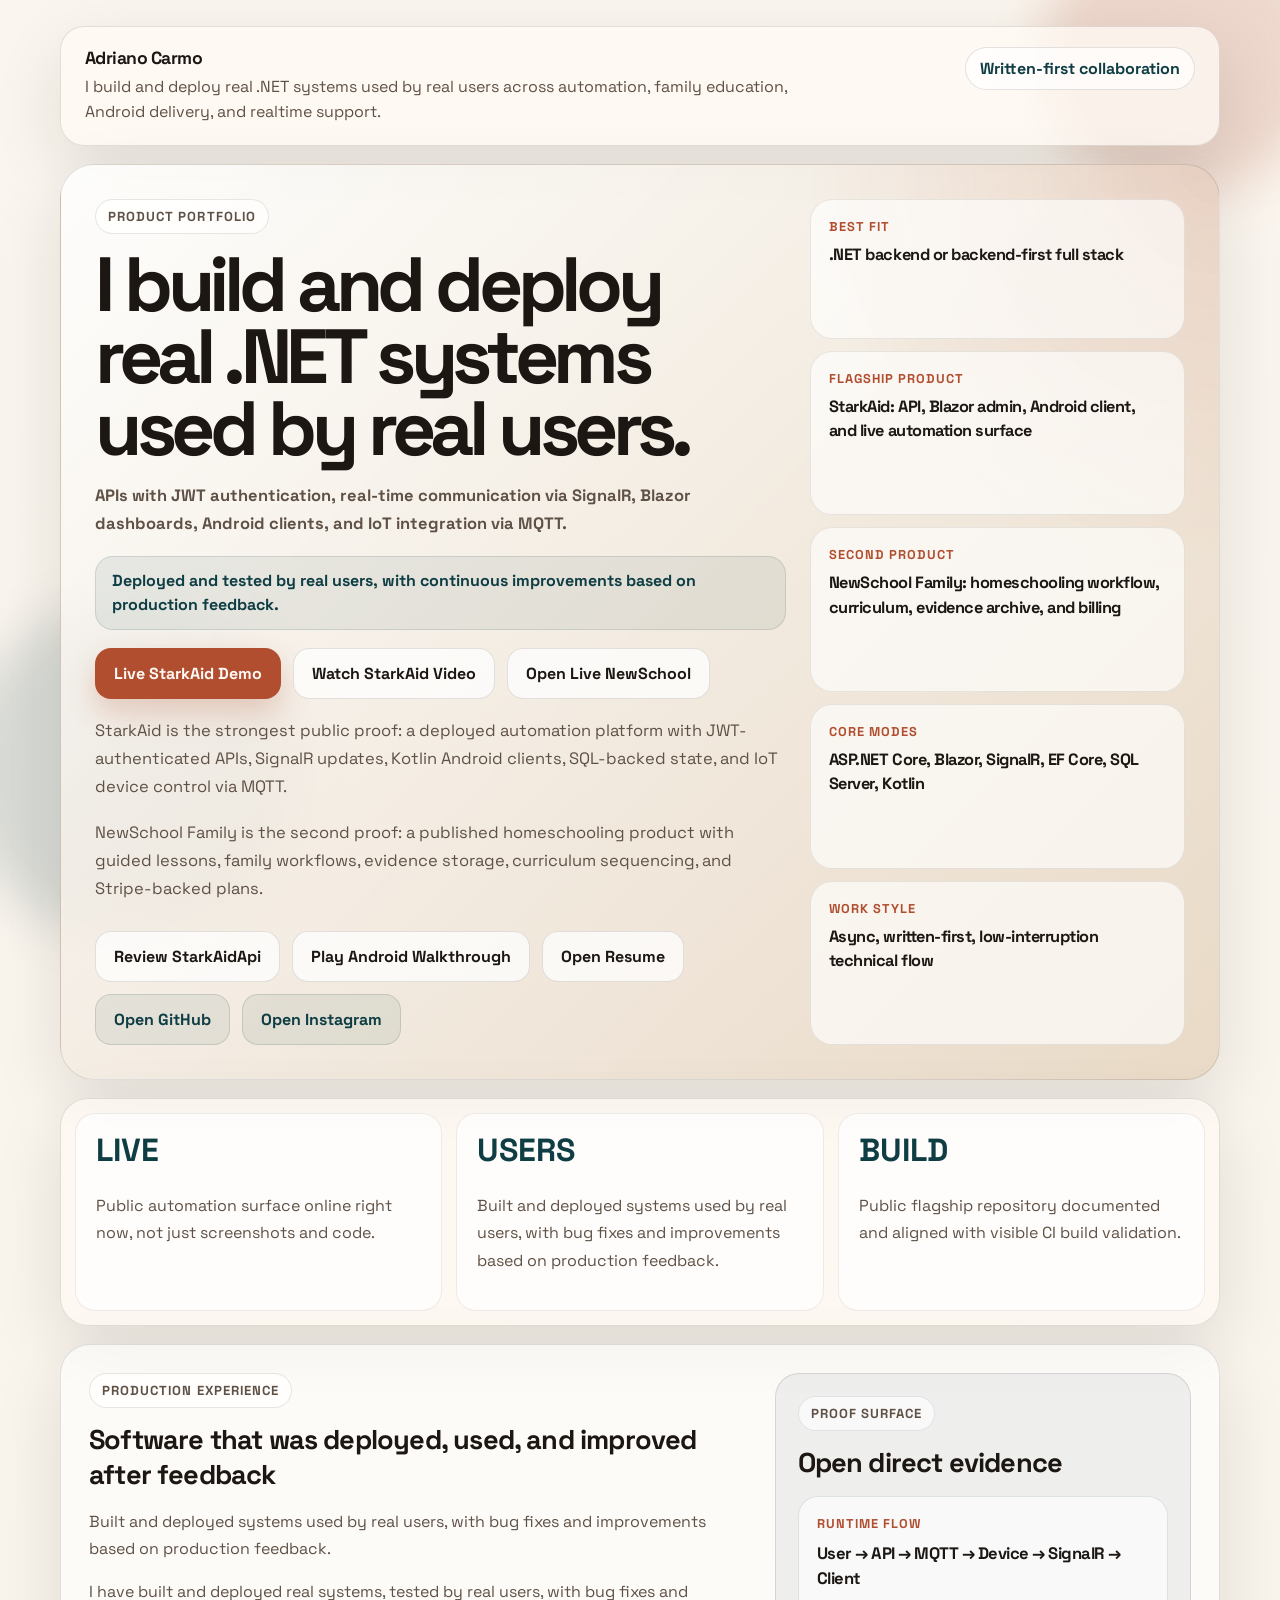
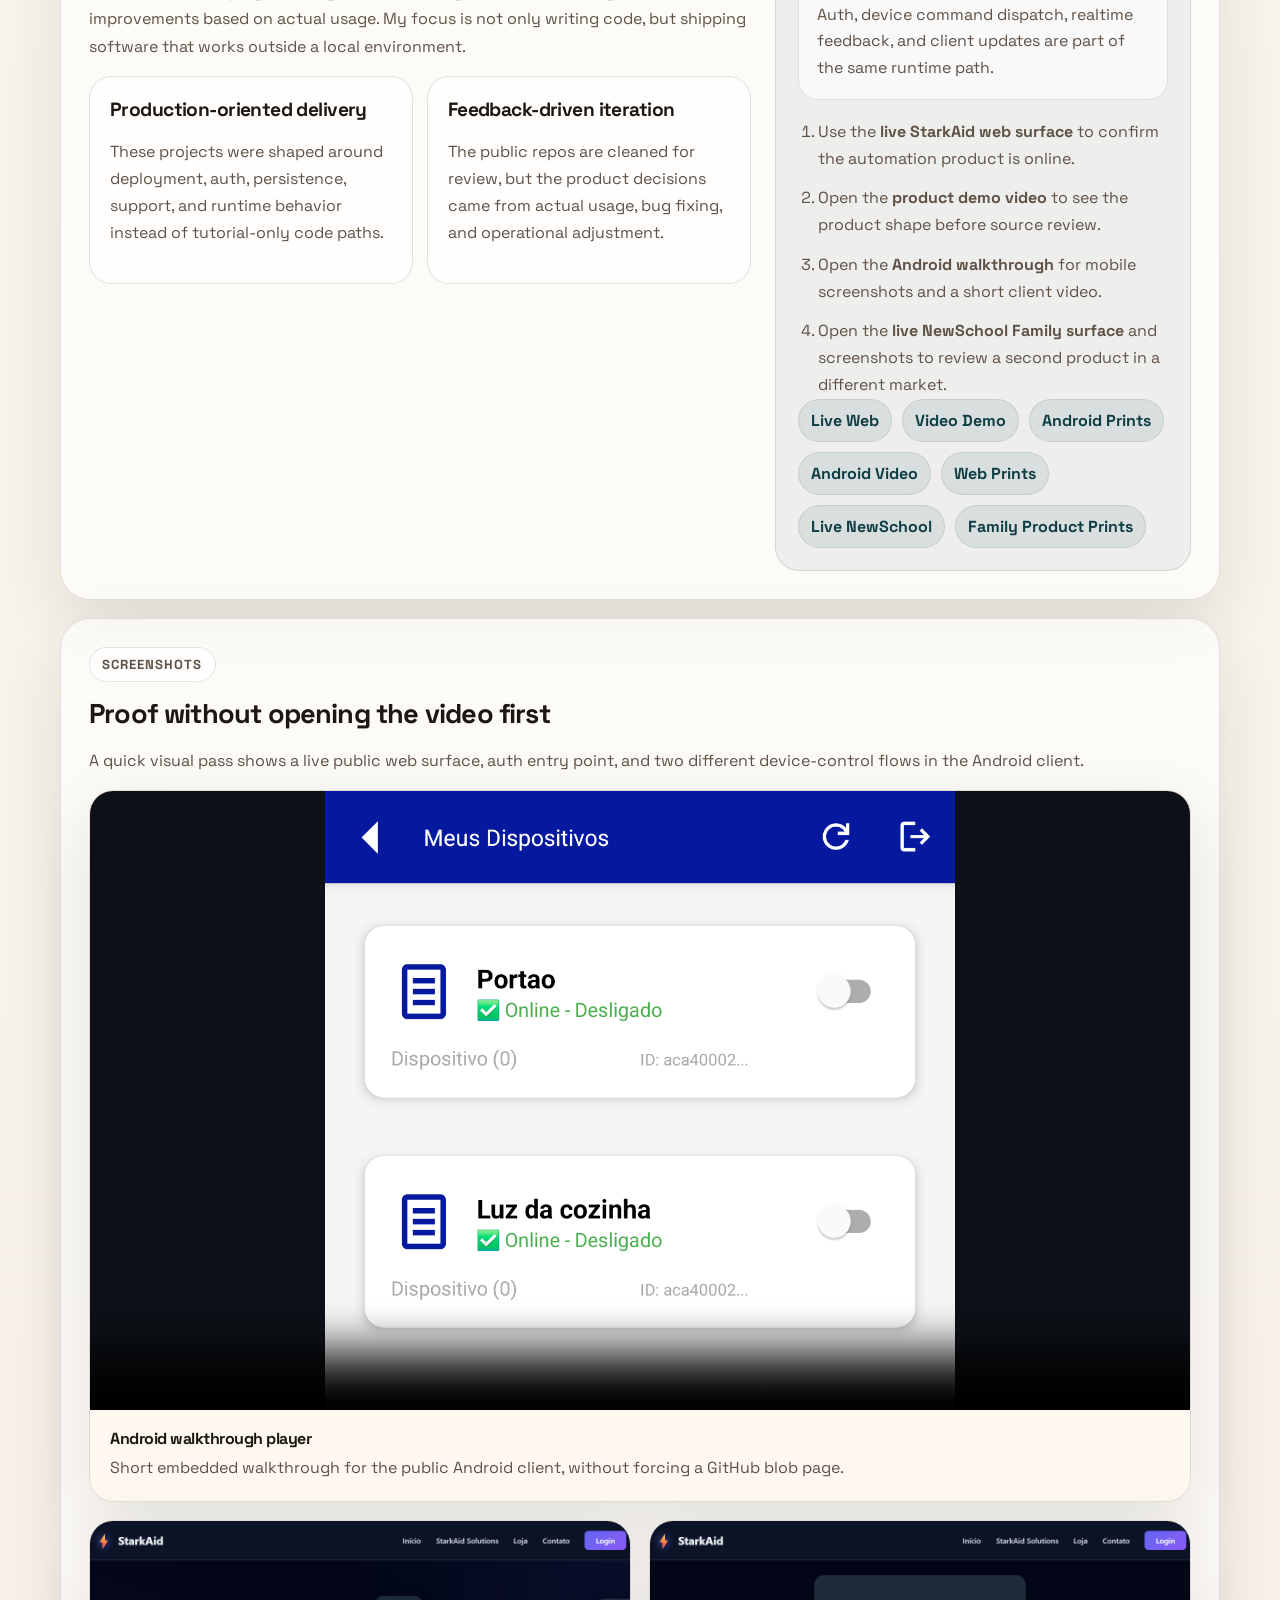
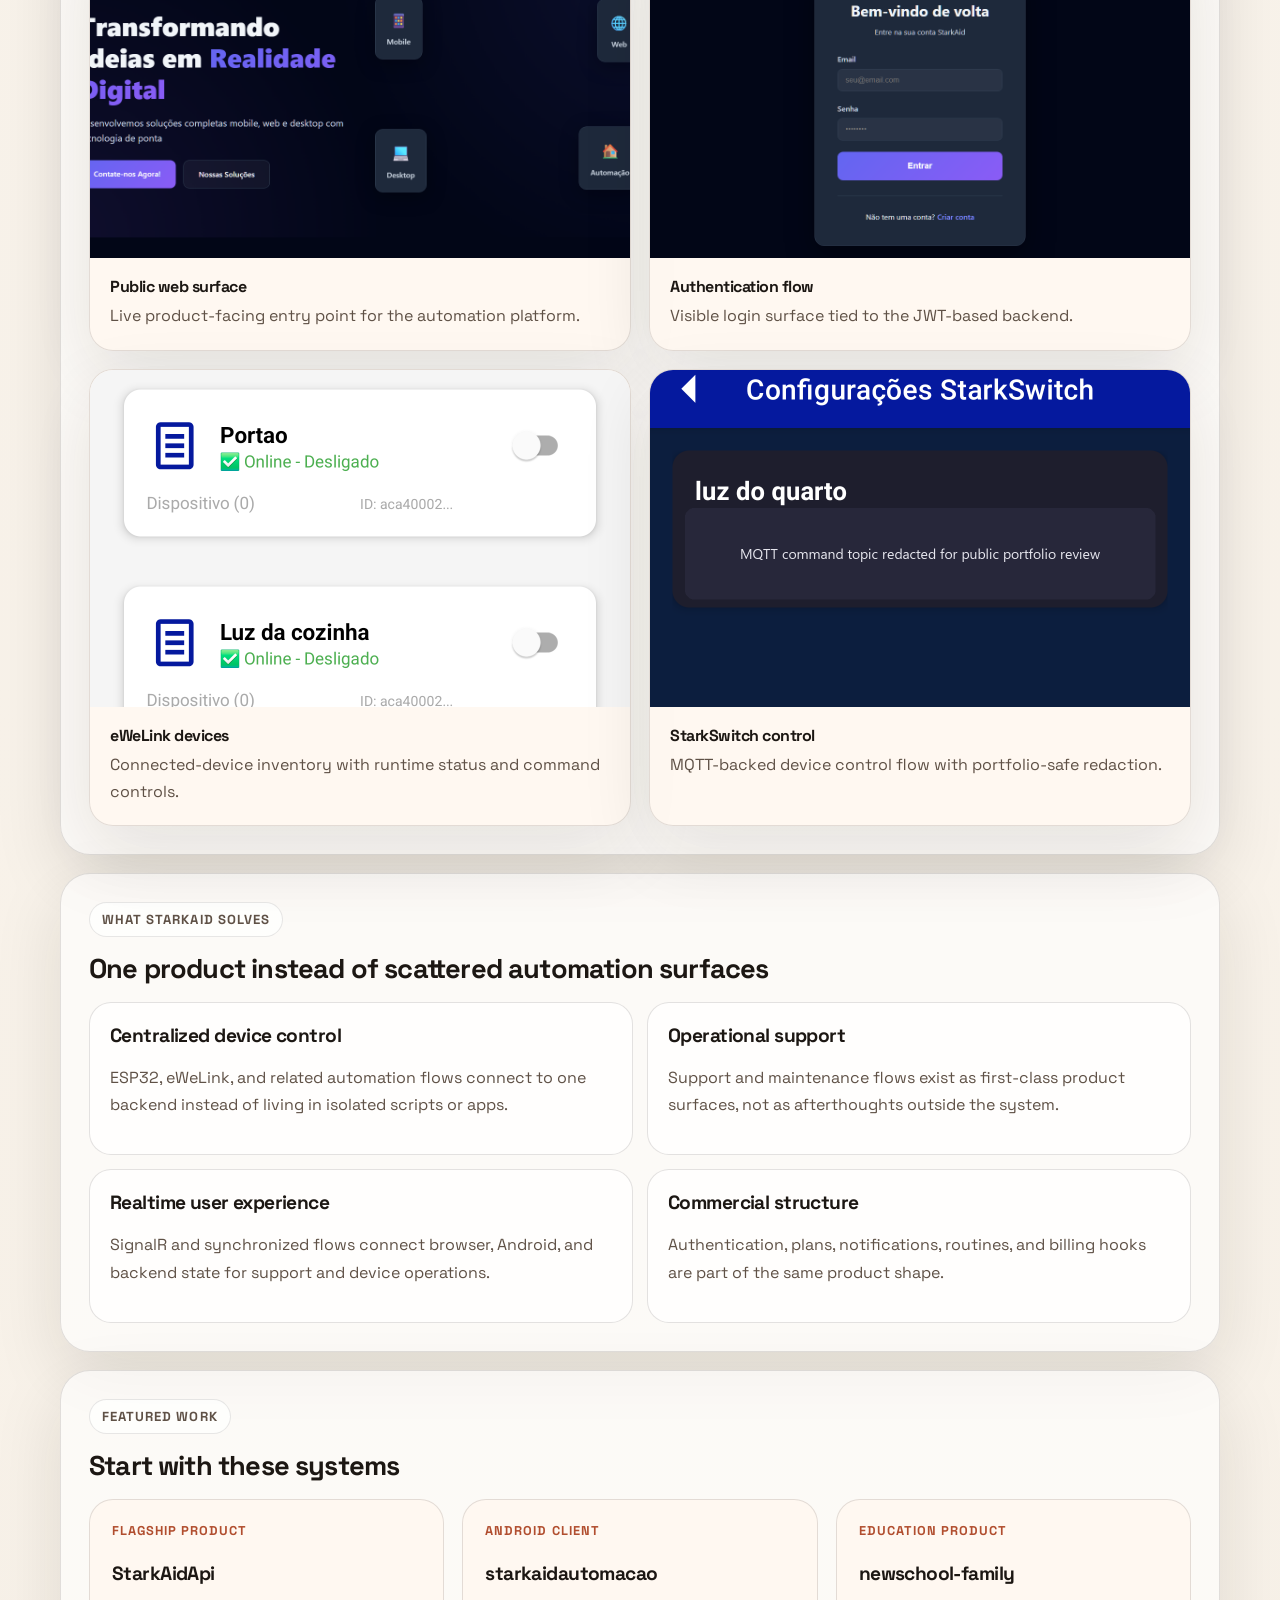
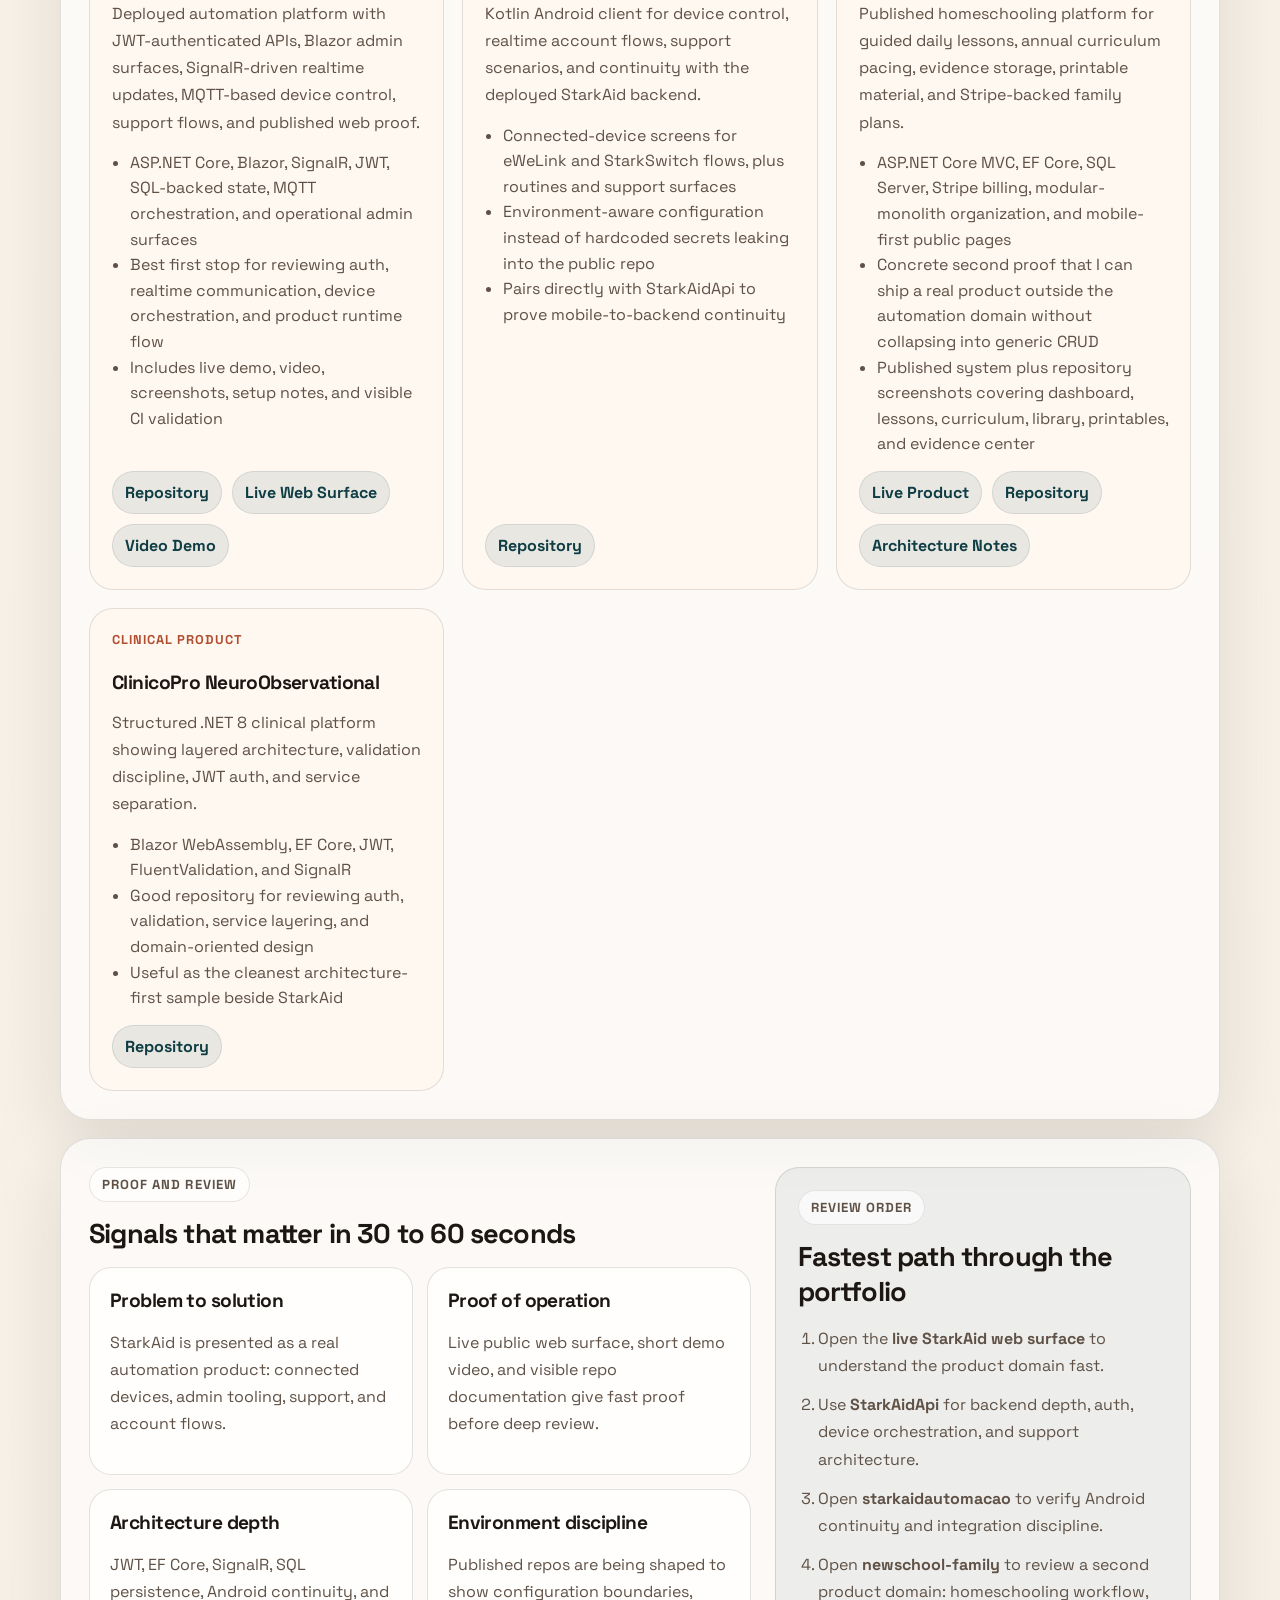
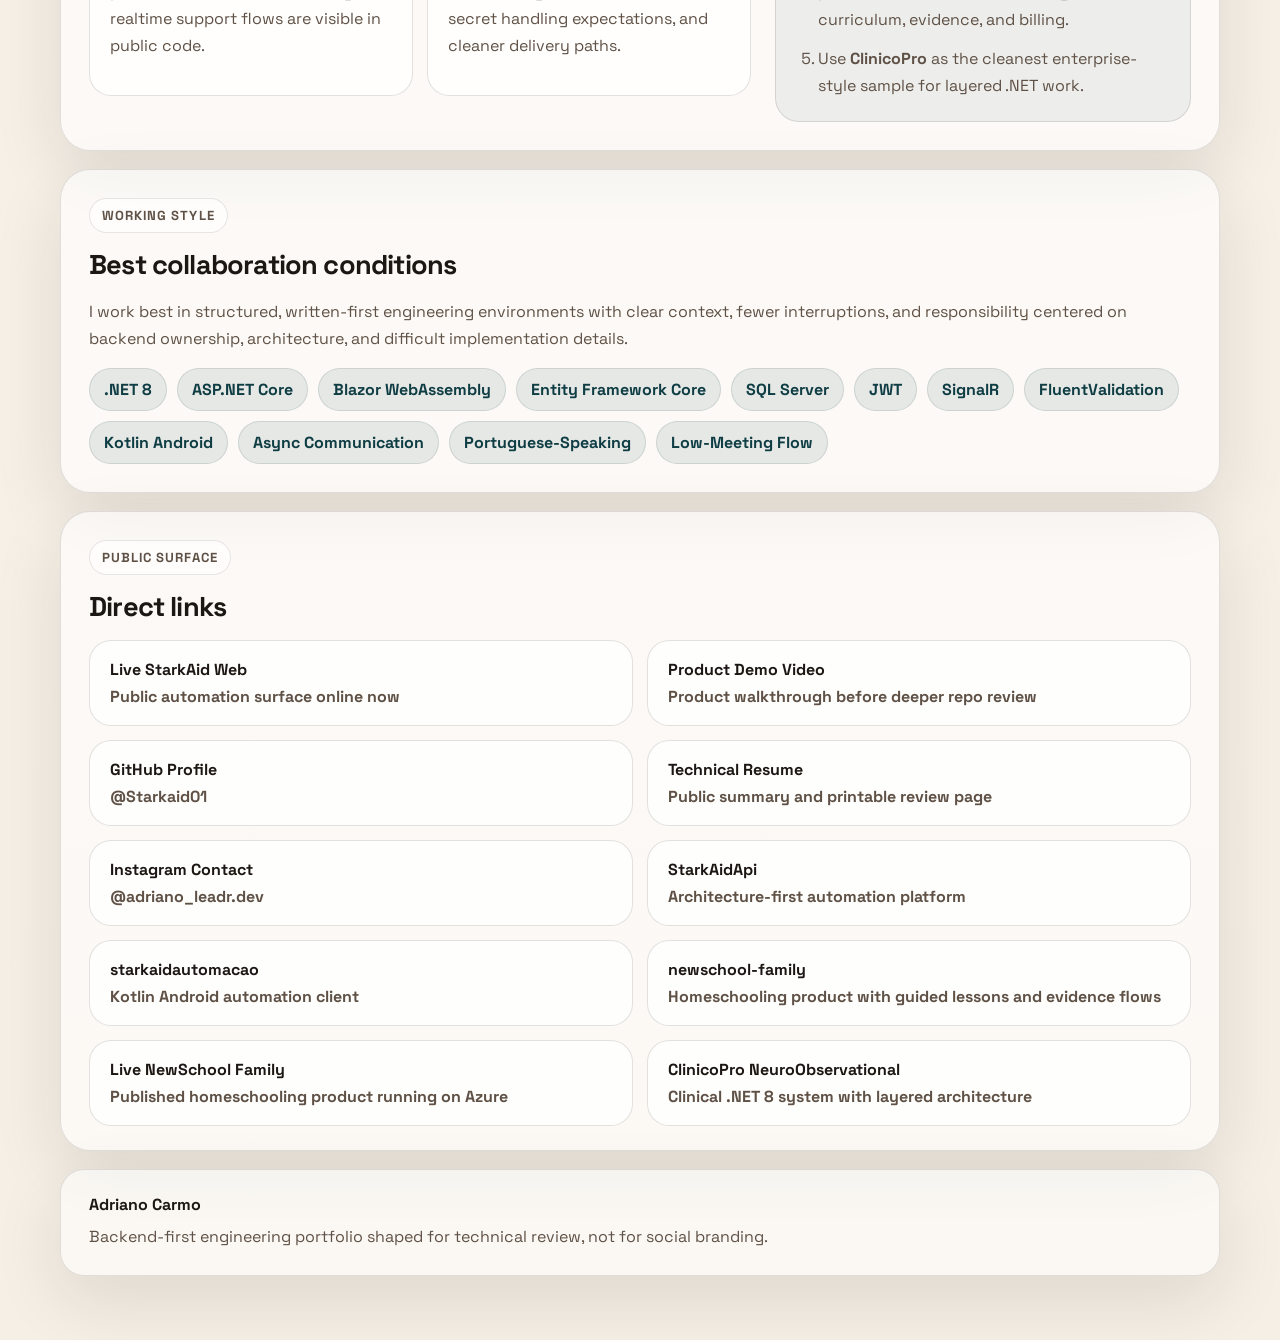
<file: index.html>
<!DOCTYPE html>
<html lang="en">
<head>
  <meta charset="UTF-8">
  <meta name="viewport" content="width=device-width, initial-scale=1.0">
  <title>Adriano Carmo | Backend-First .NET Engineer</title>
  <meta name="description" content="Public engineering portfolio for Adriano Carmo, a backend-first .NET engineer focused on ASP.NET Core, Blazor, Kotlin, realtime systems, and structured product delivery.">
  <meta name="theme-color" content="#0f3d44">
  <link rel="preconnect" href="https://fonts.googleapis.com">
  <link rel="preconnect" href="https://fonts.gstatic.com" crossorigin>
  <link href="https://fonts.googleapis.com/css2?family=Space+Grotesk:wght@400;500;700&display=swap" rel="stylesheet">
  <link rel="stylesheet" href="styles.css">
</head>
<body>
  <div class="ambient ambient-one"></div>
  <div class="ambient ambient-two"></div>

  <main class="shell">
    <header class="topbar">
      <div>
        <div class="nameplate">Adriano Carmo</div>
        <div class="topbar-note">I build and deploy real .NET systems used by real users across automation, family education, Android delivery, and realtime support.</div>
      </div>
      <span class="status-pill">Written-first collaboration</span>
    </header>

    <section class="hero">
      <div class="hero-copy">
        <span class="eyebrow">Product Portfolio</span>
        <h1>I build and deploy real .NET systems used by real users.</h1>
        <p class="hero-lead">
          APIs with JWT authentication, real-time communication via SignalR, Blazor dashboards, Android clients, and IoT integration via MQTT.
        </p>
        <div class="hero-proof-note">
          Deployed and tested by real users, with continuous improvements based on production feedback.
        </div>
        <div class="cta-row cta-row-proof">
          <a class="button primary" href="https://starkaidautomacao.runasp.net/" target="_blank" rel="noreferrer">Live StarkAid Demo</a>
          <a class="button secondary" href="https://www.youtube.com/watch?v=Iexo9cl87lk" target="_blank" rel="noreferrer">Watch StarkAid Video</a>
          <a class="button secondary" href="https://newschool-work-eddxf5gch7egh4bd.brazilsouth-01.azurewebsites.net/" target="_blank" rel="noreferrer">Open Live NewSchool</a>
        </div>
        <p>
          StarkAid is the strongest public proof: a deployed automation platform with JWT-authenticated APIs,
          SignalR updates, Kotlin Android clients, SQL-backed state, and IoT device control via MQTT.
        </p>
        <p>
          NewSchool Family is the second proof: a published homeschooling product with guided lessons,
          family workflows, evidence storage, curriculum sequencing, and Stripe-backed plans.
        </p>
        <div class="cta-row">
          <a class="button secondary" href="https://github.com/Starkaid01/StarkAidApi" target="_blank" rel="noreferrer">Review StarkAidApi</a>
          <a class="button secondary" href="#android-video" rel="noreferrer">Play Android Walkthrough</a>
          <a class="button secondary" href="resume.html" target="_blank" rel="noreferrer">Open Resume</a>
          <a class="button ghost" href="https://github.com/Starkaid01" target="_blank" rel="noreferrer">Open GitHub</a>
          <a class="button ghost" href="https://www.instagram.com/adriano_leadr.dev/" target="_blank" rel="noreferrer">Open Instagram</a>
        </div>
      </div>

      <aside class="signal-panel">
        <div class="signal-card">
          <span class="signal-label">Best Fit</span>
          <strong>.NET backend or backend-first full stack</strong>
        </div>
        <div class="signal-card">
          <span class="signal-label">Flagship Product</span>
          <strong>StarkAid: API, Blazor admin, Android client, and live automation surface</strong>
        </div>
        <div class="signal-card">
          <span class="signal-label">Second Product</span>
          <strong>NewSchool Family: homeschooling workflow, curriculum, evidence archive, and billing</strong>
        </div>
        <div class="signal-card">
          <span class="signal-label">Core Modes</span>
          <strong>ASP.NET Core, Blazor, SignalR, EF Core, SQL Server, Kotlin</strong>
        </div>
        <div class="signal-card">
          <span class="signal-label">Work Style</span>
          <strong>Async, written-first, low-interruption technical flow</strong>
        </div>
      </aside>
    </section>

    <section class="proof-strip">
      <article class="proof-card">
        <span class="proof-number">LIVE</span>
        <p>Public automation surface online right now, not just screenshots and code.</p>
      </article>
      <article class="proof-card">
        <span class="proof-number">USERS</span>
        <p>Built and deployed systems used by real users, with bug fixes and improvements based on production feedback.</p>
      </article>
      <article class="proof-card">
        <span class="proof-number">BUILD</span>
        <p>Public flagship repository documented and aligned with visible CI build validation.</p>
      </article>
    </section>

    <section class="section split">
      <div>
        <div class="section-head">
          <span class="eyebrow">Production Experience</span>
          <h2>Software that was deployed, used, and improved after feedback</h2>
        </div>
        <p class="section-copy">
          Built and deployed systems used by real users, with bug fixes and improvements based on production feedback.
        </p>
        <p class="section-copy">
          I have built and deployed real systems, tested by real users, with bug fixes and improvements based on actual usage.
          My focus is not only writing code, but shipping software that works outside a local environment.
        </p>
        <div class="review-grid">
          <article class="review-card">
            <h3>Production-oriented delivery</h3>
            <p>These projects were shaped around deployment, auth, persistence, support, and runtime behavior instead of tutorial-only code paths.</p>
          </article>
          <article class="review-card">
            <h3>Feedback-driven iteration</h3>
            <p>The public repos are cleaned for review, but the product decisions came from actual usage, bug fixing, and operational adjustment.</p>
          </article>
        </div>
      </div>

      <div class="review-order">
        <div class="section-head">
          <span class="eyebrow">Proof Surface</span>
          <h2>Open direct evidence</h2>
        </div>
        <div class="flow-card">
          <span class="flow-label">Runtime Flow</span>
          <strong>User &rarr; API &rarr; MQTT &rarr; Device &rarr; SignalR &rarr; Client</strong>
          <p>Auth, device command dispatch, realtime feedback, and client updates are part of the same runtime path.</p>
        </div>
        <ol>
          <li>Use the <strong>live StarkAid web surface</strong> to confirm the automation product is online.</li>
          <li>Open the <strong>product demo video</strong> to see the product shape before source review.</li>
          <li>Open the <strong>Android walkthrough</strong> for mobile screenshots and a short client video.</li>
          <li>Open the <strong>live NewSchool Family surface</strong> and screenshots to review a second product in a different market.</li>
        </ol>
        <div class="project-links">
          <a href="https://starkaidautomacao.runasp.net/" target="_blank" rel="noreferrer">Live Web</a>
          <a href="https://www.youtube.com/watch?v=Iexo9cl87lk" target="_blank" rel="noreferrer">Video Demo</a>
          <a href="https://github.com/Starkaid01/starkaidautomacao/tree/main/docs/images/mobile-walkthrough" target="_blank" rel="noreferrer">Android Prints</a>
          <a href="#android-video" rel="noreferrer">Android Video</a>
          <a href="https://github.com/Starkaid01/StarkAidApi/tree/master/docs/images/system-walkthrough" target="_blank" rel="noreferrer">Web Prints</a>
          <a href="https://newschool-work-eddxf5gch7egh4bd.brazilsouth-01.azurewebsites.net/" target="_blank" rel="noreferrer">Live NewSchool</a>
          <a href="https://github.com/Starkaid01/newschool-family/tree/main/docs/screenshots" target="_blank" rel="noreferrer">Family Product Prints</a>
        </div>
      </div>
    </section>

    <section class="section">
      <div class="section-head">
        <span class="eyebrow">Screenshots</span>
        <h2>Proof without opening the video first</h2>
      </div>
      <p class="section-copy">
        A quick visual pass shows a live public web surface, auth entry point, and two different device-control flows in the Android client.
      </p>
      <div class="shot-grid">
        <article class="shot-card shot-card-video" id="android-video">
          <video controls preload="metadata" poster="assets/proof/starkaid-android-ewelink.png">
            <source src="assets/video/starkaid-android-walkthrough.mp4" type="video/mp4">
          </video>
          <div class="shot-copy">
            <strong>Android walkthrough player</strong>
            <span>Short embedded walkthrough for the public Android client, without forcing a GitHub blob page.</span>
          </div>
        </article>
        <article class="shot-card">
          <img src="assets/proof/starkaid-web-home.png" alt="StarkAid public web surface">
          <div class="shot-copy">
            <strong>Public web surface</strong>
            <span>Live product-facing entry point for the automation platform.</span>
          </div>
        </article>
        <article class="shot-card">
          <img src="assets/proof/starkaid-web-login.png" alt="StarkAid login screen">
          <div class="shot-copy">
            <strong>Authentication flow</strong>
            <span>Visible login surface tied to the JWT-based backend.</span>
          </div>
        </article>
        <article class="shot-card">
          <img src="assets/proof/starkaid-android-ewelink.png" alt="Android eWeLink device list">
          <div class="shot-copy">
            <strong>eWeLink devices</strong>
            <span>Connected-device inventory with runtime status and command controls.</span>
          </div>
        </article>
        <article class="shot-card">
          <img src="assets/proof/starkaid-android-starkswitch.png" alt="Android StarkSwitch device control">
          <div class="shot-copy">
            <strong>StarkSwitch control</strong>
            <span>MQTT-backed device control flow with portfolio-safe redaction.</span>
          </div>
        </article>
      </div>
    </section>

    <section class="section">
      <div class="section-head">
        <span class="eyebrow">What StarkAid Solves</span>
        <h2>One product instead of scattered automation surfaces</h2>
      </div>
      <div class="review-grid">
        <article class="review-card">
          <h3>Centralized device control</h3>
          <p>ESP32, eWeLink, and related automation flows connect to one backend instead of living in isolated scripts or apps.</p>
        </article>
        <article class="review-card">
          <h3>Operational support</h3>
          <p>Support and maintenance flows exist as first-class product surfaces, not as afterthoughts outside the system.</p>
        </article>
        <article class="review-card">
          <h3>Realtime user experience</h3>
          <p>SignalR and synchronized flows connect browser, Android, and backend state for support and device operations.</p>
        </article>
        <article class="review-card">
          <h3>Commercial structure</h3>
          <p>Authentication, plans, notifications, routines, and billing hooks are part of the same product shape.</p>
        </article>
      </div>
    </section>

    <section class="section">
      <div class="section-head">
        <span class="eyebrow">Featured Work</span>
        <h2>Start with these systems</h2>
      </div>
      <div class="projects">
        <article class="project">
          <div class="project-meta">Flagship Product</div>
          <h3>StarkAidApi</h3>
          <p>
            Deployed automation platform with JWT-authenticated APIs, Blazor admin surfaces, SignalR-driven realtime updates,
            MQTT-based device control, support flows, and published web proof.
          </p>
          <ul>
            <li>ASP.NET Core, Blazor, SignalR, JWT, SQL-backed state, MQTT orchestration, and operational admin surfaces</li>
            <li>Best first stop for reviewing auth, realtime communication, device orchestration, and product runtime flow</li>
            <li>Includes live demo, video, screenshots, setup notes, and visible CI validation</li>
          </ul>
          <div class="project-links">
            <a href="https://github.com/Starkaid01/StarkAidApi" target="_blank" rel="noreferrer">Repository</a>
            <a href="https://starkaidautomacao.runasp.net/" target="_blank" rel="noreferrer">Live Web Surface</a>
            <a href="https://www.youtube.com/watch?v=Iexo9cl87lk" target="_blank" rel="noreferrer">Video Demo</a>
          </div>
        </article>

        <article class="project">
          <div class="project-meta">Android Client</div>
          <h3>starkaidautomacao</h3>
          <p>
            Kotlin Android client for device control, realtime account flows, support scenarios, and continuity with the deployed StarkAid backend.
          </p>
          <ul>
            <li>Connected-device screens for eWeLink and StarkSwitch flows, plus routines and support surfaces</li>
            <li>Environment-aware configuration instead of hardcoded secrets leaking into the public repo</li>
            <li>Pairs directly with StarkAidApi to prove mobile-to-backend continuity</li>
          </ul>
          <div class="project-links">
            <a href="https://github.com/Starkaid01/starkaidautomacao" target="_blank" rel="noreferrer">Repository</a>
          </div>
        </article>

        <article class="project">
          <div class="project-meta">Education Product</div>
          <h3>newschool-family</h3>
          <p>
            Published homeschooling platform for guided daily lessons, annual curriculum pacing, evidence storage,
            printable material, and Stripe-backed family plans.
          </p>
          <ul>
            <li>ASP.NET Core MVC, EF Core, SQL Server, Stripe billing, modular-monolith organization, and mobile-first public pages</li>
            <li>Concrete second proof that I can ship a real product outside the automation domain without collapsing into generic CRUD</li>
            <li>Published system plus repository screenshots covering dashboard, lessons, curriculum, library, printables, and evidence center</li>
          </ul>
          <div class="project-links">
            <a href="https://newschool-work-eddxf5gch7egh4bd.brazilsouth-01.azurewebsites.net/" target="_blank" rel="noreferrer">Live Product</a>
            <a href="https://github.com/Starkaid01/newschool-family" target="_blank" rel="noreferrer">Repository</a>
            <a href="https://github.com/Starkaid01/newschool-family/blob/main/docs/architecture.md" target="_blank" rel="noreferrer">Architecture Notes</a>
          </div>
        </article>

        <article class="project">
          <div class="project-meta">Clinical Product</div>
          <h3>ClinicoPro NeuroObservational</h3>
          <p>
            Structured .NET 8 clinical platform showing layered architecture, validation discipline, JWT auth, and service separation.
          </p>
          <ul>
            <li>Blazor WebAssembly, EF Core, JWT, FluentValidation, and SignalR</li>
            <li>Good repository for reviewing auth, validation, service layering, and domain-oriented design</li>
            <li>Useful as the cleanest architecture-first sample beside StarkAid</li>
          </ul>
          <div class="project-links">
            <a href="https://github.com/Starkaid01/ClinicoPro-NeuroObservational" target="_blank" rel="noreferrer">Repository</a>
          </div>
        </article>
      </div>
    </section>

    <section class="section split">
      <div>
        <div class="section-head">
          <span class="eyebrow">Proof And Review</span>
          <h2>Signals that matter in 30 to 60 seconds</h2>
        </div>
        <div class="review-grid">
          <article class="review-card">
            <h3>Problem to solution</h3>
            <p>StarkAid is presented as a real automation product: connected devices, admin tooling, support, and account flows.</p>
          </article>
          <article class="review-card">
            <h3>Proof of operation</h3>
            <p>Live public web surface, short demo video, and visible repo documentation give fast proof before deep review.</p>
          </article>
          <article class="review-card">
            <h3>Architecture depth</h3>
            <p>JWT, EF Core, SignalR, SQL persistence, Android continuity, and realtime support flows are visible in public code.</p>
          </article>
          <article class="review-card">
            <h3>Environment discipline</h3>
            <p>Published repos are being shaped to show configuration boundaries, secret handling expectations, and cleaner delivery paths.</p>
          </article>
        </div>
      </div>

      <div class="review-order">
        <div class="section-head">
          <span class="eyebrow">Review Order</span>
          <h2>Fastest path through the portfolio</h2>
        </div>
        <ol>
          <li>Open the <strong>live StarkAid web surface</strong> to understand the product domain fast.</li>
          <li>Use <strong>StarkAidApi</strong> for backend depth, auth, device orchestration, and support architecture.</li>
          <li>Open <strong>starkaidautomacao</strong> to verify Android continuity and integration discipline.</li>
          <li>Open <strong>newschool-family</strong> to review a second product domain: homeschooling workflow, curriculum, evidence, and billing.</li>
          <li>Use <strong>ClinicoPro</strong> as the cleanest enterprise-style sample for layered .NET work.</li>
        </ol>
      </div>
    </section>

    <section class="section">
      <div class="section-head">
        <span class="eyebrow">Working Style</span>
        <h2>Best collaboration conditions</h2>
      </div>
      <p class="section-copy">
        I work best in structured, written-first engineering environments with clear context, fewer interruptions,
        and responsibility centered on backend ownership, architecture, and difficult implementation details.
      </p>
      <div class="stack-list">
        <span class="chip">.NET 8</span>
        <span class="chip">ASP.NET Core</span>
        <span class="chip">Blazor WebAssembly</span>
        <span class="chip">Entity Framework Core</span>
        <span class="chip">SQL Server</span>
        <span class="chip">JWT</span>
        <span class="chip">SignalR</span>
        <span class="chip">FluentValidation</span>
        <span class="chip">Kotlin Android</span>
        <span class="chip">Async Communication</span>
        <span class="chip">Portuguese-Speaking</span>
        <span class="chip">Low-Meeting Flow</span>
      </div>
    </section>

    <section class="section compact">
      <div class="section-head">
        <span class="eyebrow">Public Surface</span>
        <h2>Direct links</h2>
      </div>
      <div class="link-grid">
        <a class="link-tile" href="https://starkaidautomacao.runasp.net/" target="_blank" rel="noreferrer">
          <strong>Live StarkAid Web</strong>
          <span>Public automation surface online now</span>
        </a>
        <a class="link-tile" href="https://www.youtube.com/watch?v=Iexo9cl87lk" target="_blank" rel="noreferrer">
          <strong>Product Demo Video</strong>
          <span>Product walkthrough before deeper repo review</span>
        </a>
        <a class="link-tile" href="https://github.com/Starkaid01" target="_blank" rel="noreferrer">
          <strong>GitHub Profile</strong>
          <span>@Starkaid01</span>
        </a>
        <a class="link-tile" href="resume.html" target="_blank" rel="noreferrer">
          <strong>Technical Resume</strong>
          <span>Public summary and printable review page</span>
        </a>
        <a class="link-tile" href="https://www.instagram.com/adriano_leadr.dev/" target="_blank" rel="noreferrer">
          <strong>Instagram Contact</strong>
          <span>@adriano_leadr.dev</span>
        </a>
        <a class="link-tile" href="https://github.com/Starkaid01/StarkAidApi" target="_blank" rel="noreferrer">
          <strong>StarkAidApi</strong>
          <span>Architecture-first automation platform</span>
        </a>
        <a class="link-tile" href="https://github.com/Starkaid01/starkaidautomacao" target="_blank" rel="noreferrer">
          <strong>starkaidautomacao</strong>
          <span>Kotlin Android automation client</span>
        </a>
        <a class="link-tile" href="https://github.com/Starkaid01/newschool-family" target="_blank" rel="noreferrer">
          <strong>newschool-family</strong>
          <span>Homeschooling product with guided lessons and evidence flows</span>
        </a>
        <a class="link-tile" href="https://newschool-work-eddxf5gch7egh4bd.brazilsouth-01.azurewebsites.net/" target="_blank" rel="noreferrer">
          <strong>Live NewSchool Family</strong>
          <span>Published homeschooling product running on Azure</span>
        </a>
        <a class="link-tile" href="https://github.com/Starkaid01/ClinicoPro-NeuroObservational" target="_blank" rel="noreferrer">
          <strong>ClinicoPro NeuroObservational</strong>
          <span>Clinical .NET 8 system with layered architecture</span>
        </a>
      </div>
    </section>

    <footer class="footer">
      <strong>Adriano Carmo</strong>
      <span>Backend-first engineering portfolio shaped for technical review, not for social branding.</span>
    </footer>
  </main>
</body>
</html>
</file>
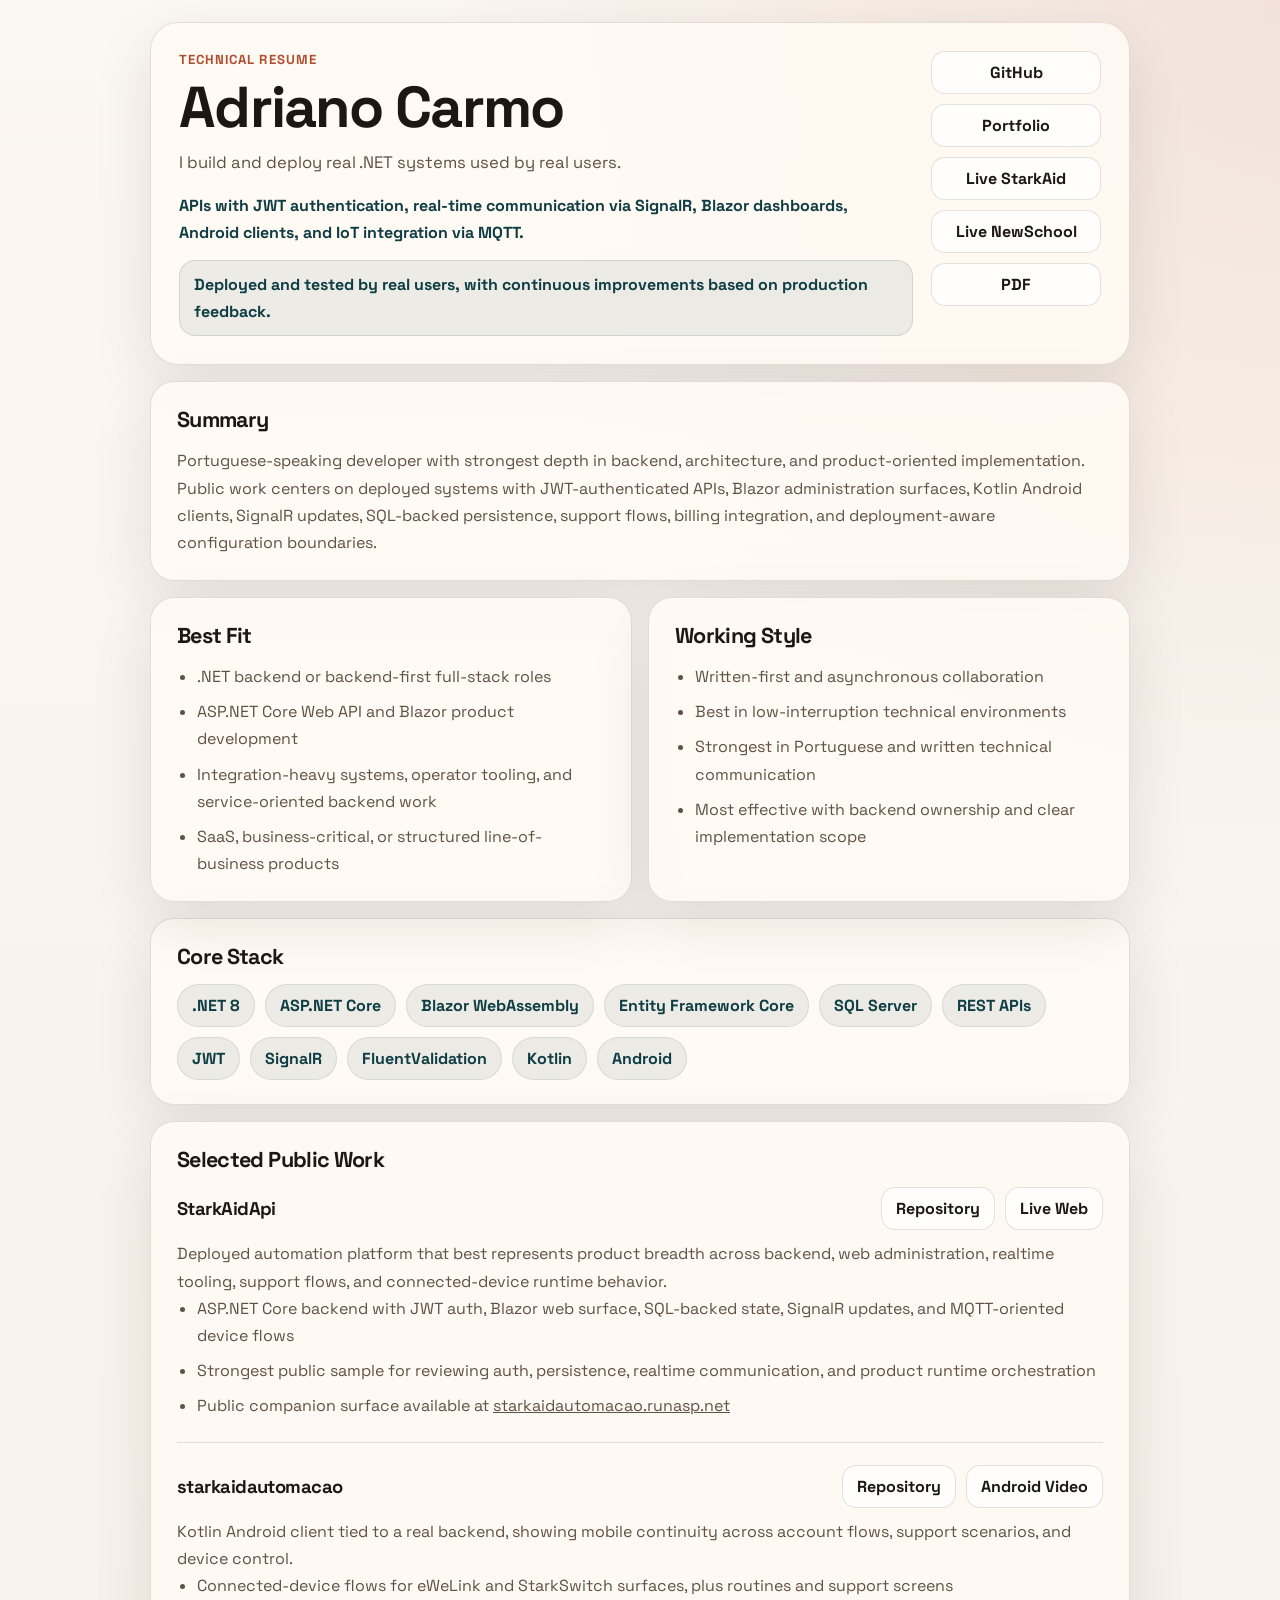
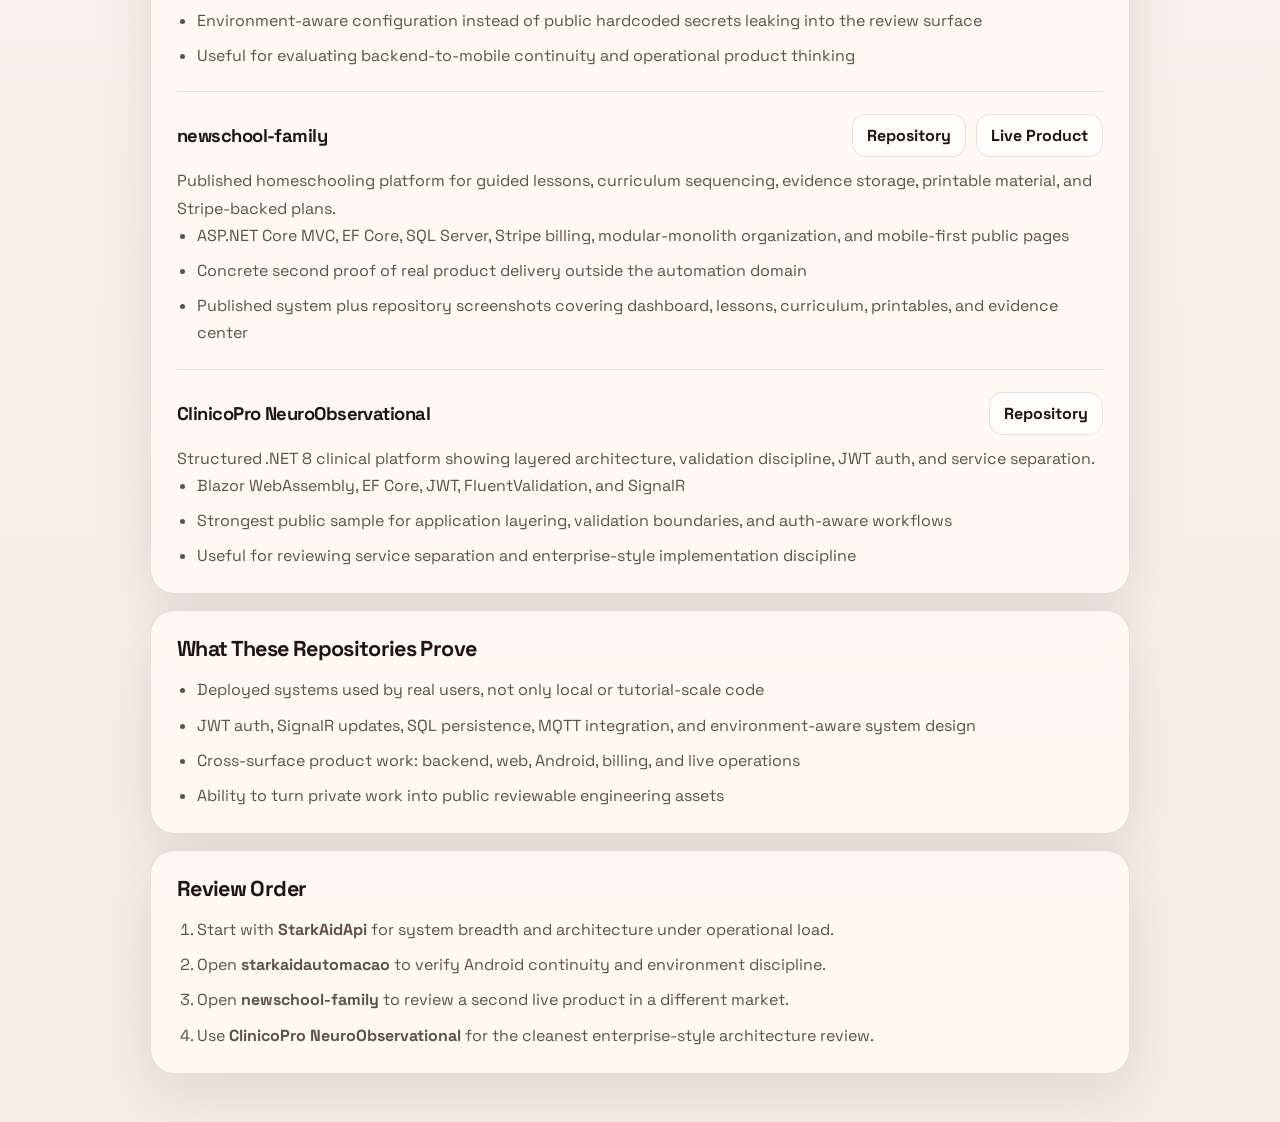
<file: resume.html>
<!DOCTYPE html>
<html lang="en">
<head>
  <meta charset="UTF-8">
  <meta name="viewport" content="width=device-width, initial-scale=1.0">
  <title>Adriano Carmo | Technical Resume</title>
  <meta name="description" content="Technical resume for Adriano Carmo, a backend-first .NET engineer focused on ASP.NET Core Web APIs, Entity Framework Core, SQL Server, Blazor, Kotlin, and structured product delivery.">
  <link rel="preconnect" href="https://fonts.googleapis.com">
  <link rel="preconnect" href="https://fonts.gstatic.com" crossorigin>
  <link href="https://fonts.googleapis.com/css2?family=Space+Grotesk:wght@400;500;700&display=swap" rel="stylesheet">
  <link rel="stylesheet" href="resume.css">
</head>
<body>
  <main class="resume-shell">
    <header class="resume-header">
      <div>
        <p class="eyebrow">Technical Resume</p>
        <h1>Adriano Carmo</h1>
        <p class="headline">I build and deploy real .NET systems used by real users.</p>
        <p class="subheadline">APIs with JWT authentication, real-time communication via SignalR, Blazor dashboards, Android clients, and IoT integration via MQTT.</p>
        <p class="proof-note">Deployed and tested by real users, with continuous improvements based on production feedback.</p>
      </div>
      <div class="header-links">
        <a href="https://github.com/Starkaid01" target="_blank" rel="noreferrer">GitHub</a>
        <a href="https://starkaid01.github.io/" target="_blank" rel="noreferrer">Portfolio</a>
        <a href="https://starkaidautomacao.runasp.net/" target="_blank" rel="noreferrer">Live StarkAid</a>
        <a href="https://newschool-work-eddxf5gch7egh4bd.brazilsouth-01.azurewebsites.net/" target="_blank" rel="noreferrer">Live NewSchool</a>
        <a href="Adriano-Carmo-Technical-Resume.pdf" target="_blank" rel="noreferrer">PDF</a>
      </div>
    </header>

    <section class="resume-section">
      <h2>Summary</h2>
      <p>
        Portuguese-speaking developer with strongest depth in backend, architecture, and product-oriented implementation.
        Public work centers on deployed systems with JWT-authenticated APIs, Blazor administration surfaces, Kotlin Android clients,
        SignalR updates, SQL-backed persistence, support flows, billing integration, and deployment-aware configuration boundaries.
      </p>
    </section>

    <section class="two-col">
      <section class="resume-section">
        <h2>Best Fit</h2>
        <ul>
          <li>.NET backend or backend-first full-stack roles</li>
          <li>ASP.NET Core Web API and Blazor product development</li>
          <li>Integration-heavy systems, operator tooling, and service-oriented backend work</li>
          <li>SaaS, business-critical, or structured line-of-business products</li>
        </ul>
      </section>

      <section class="resume-section">
        <h2>Working Style</h2>
        <ul>
          <li>Written-first and asynchronous collaboration</li>
          <li>Best in low-interruption technical environments</li>
          <li>Strongest in Portuguese and written technical communication</li>
          <li>Most effective with backend ownership and clear implementation scope</li>
        </ul>
      </section>
    </section>

    <section class="resume-section">
      <h2>Core Stack</h2>
      <div class="chip-grid">
        <span>.NET 8</span>
        <span>ASP.NET Core</span>
        <span>Blazor WebAssembly</span>
        <span>Entity Framework Core</span>
        <span>SQL Server</span>
        <span>REST APIs</span>
        <span>JWT</span>
        <span>SignalR</span>
        <span>FluentValidation</span>
        <span>Kotlin</span>
        <span>Android</span>
      </div>
    </section>

    <section class="resume-section">
      <h2>Selected Public Work</h2>

      <article class="project-block">
        <div class="project-head">
          <h3>StarkAidApi</h3>
          <div class="project-actions">
            <a href="https://github.com/Starkaid01/StarkAidApi" target="_blank" rel="noreferrer">Repository</a>
            <a href="https://starkaidautomacao.runasp.net/" target="_blank" rel="noreferrer">Live Web</a>
          </div>
        </div>
        <p>
          Deployed automation platform that best represents product breadth across backend, web administration,
          realtime tooling, support flows, and connected-device runtime behavior.
        </p>
        <ul>
          <li>ASP.NET Core backend with JWT auth, Blazor web surface, SQL-backed state, SignalR updates, and MQTT-oriented device flows</li>
          <li>Strongest public sample for reviewing auth, persistence, realtime communication, and product runtime orchestration</li>
          <li>Public companion surface available at <a href="https://starkaidautomacao.runasp.net/" target="_blank" rel="noreferrer">starkaidautomacao.runasp.net</a></li>
        </ul>
      </article>

      <article class="project-block">
        <div class="project-head">
          <h3>starkaidautomacao</h3>
          <div class="project-actions">
            <a href="https://github.com/Starkaid01/starkaidautomacao" target="_blank" rel="noreferrer">Repository</a>
            <a href="assets/video/starkaid-android-walkthrough.mp4" target="_blank" rel="noreferrer">Android Video</a>
          </div>
        </div>
        <p>
          Kotlin Android client tied to a real backend, showing mobile continuity across account flows, support scenarios, and device control.
        </p>
        <ul>
          <li>Connected-device flows for eWeLink and StarkSwitch surfaces, plus routines and support screens</li>
          <li>Environment-aware configuration instead of public hardcoded secrets leaking into the review surface</li>
          <li>Useful for evaluating backend-to-mobile continuity and operational product thinking</li>
        </ul>
      </article>

      <article class="project-block">
        <div class="project-head">
          <h3>newschool-family</h3>
          <div class="project-actions">
            <a href="https://github.com/Starkaid01/newschool-family" target="_blank" rel="noreferrer">Repository</a>
            <a href="https://newschool-work-eddxf5gch7egh4bd.brazilsouth-01.azurewebsites.net/" target="_blank" rel="noreferrer">Live Product</a>
          </div>
        </div>
        <p>
          Published homeschooling platform for guided lessons, curriculum sequencing, evidence storage, printable material, and Stripe-backed plans.
        </p>
        <ul>
          <li>ASP.NET Core MVC, EF Core, SQL Server, Stripe billing, modular-monolith organization, and mobile-first public pages</li>
          <li>Concrete second proof of real product delivery outside the automation domain</li>
          <li>Published system plus repository screenshots covering dashboard, lessons, curriculum, printables, and evidence center</li>
        </ul>
      </article>

      <article class="project-block">
        <div class="project-head">
          <h3>ClinicoPro NeuroObservational</h3>
          <div class="project-actions">
            <a href="https://github.com/Starkaid01/ClinicoPro-NeuroObservational" target="_blank" rel="noreferrer">Repository</a>
          </div>
        </div>
        <p>
          Structured .NET 8 clinical platform showing layered architecture, validation discipline, JWT auth, and service separation.
        </p>
        <ul>
          <li>Blazor WebAssembly, EF Core, JWT, FluentValidation, and SignalR</li>
          <li>Strongest public sample for application layering, validation boundaries, and auth-aware workflows</li>
          <li>Useful for reviewing service separation and enterprise-style implementation discipline</li>
        </ul>
      </article>
    </section>

    <section class="resume-section">
      <h2>What These Repositories Prove</h2>
      <ul>
        <li>Deployed systems used by real users, not only local or tutorial-scale code</li>
        <li>JWT auth, SignalR updates, SQL persistence, MQTT integration, and environment-aware system design</li>
        <li>Cross-surface product work: backend, web, Android, billing, and live operations</li>
        <li>Ability to turn private work into public reviewable engineering assets</li>
      </ul>
    </section>

    <section class="resume-section">
      <h2>Review Order</h2>
      <ol>
        <li>Start with <strong>StarkAidApi</strong> for system breadth and architecture under operational load.</li>
        <li>Open <strong>starkaidautomacao</strong> to verify Android continuity and environment discipline.</li>
        <li>Open <strong>newschool-family</strong> to review a second live product in a different market.</li>
        <li>Use <strong>ClinicoPro NeuroObservational</strong> for the cleanest enterprise-style architecture review.</li>
      </ol>
    </section>
  </main>
</body>
</html>
</file>
<file: styles.css>
:root {
  --bg: #f6efe5;
  --bg-deep: #e5d4bf;
  --surface: rgba(255, 251, 246, 0.8);
  --surface-strong: rgba(255, 248, 240, 0.92);
  --ink: #1c1713;
  --muted: #5f5146;
  --line: rgba(28, 23, 19, 0.12);
  --accent: #b14e2f;
  --accent-deep: #7d3119;
  --teal: #0f3d44;
  --teal-soft: rgba(15, 61, 68, 0.09);
  --shadow: 0 24px 70px rgba(28, 23, 19, 0.11);
}

* {
  box-sizing: border-box;
}

html {
  scroll-behavior: smooth;
}

body {
  margin: 0;
  min-height: 100vh;
  font-family: "Space Grotesk", system-ui, sans-serif;
  color: var(--ink);
  background:
    linear-gradient(180deg, #faf5ee 0%, var(--bg) 100%);
}

a {
  color: inherit;
  text-decoration: none;
}

.ambient {
  position: fixed;
  inset: auto;
  border-radius: 999px;
  filter: blur(24px);
  pointer-events: none;
  z-index: 0;
}

.ambient-one {
  top: -80px;
  right: -40px;
  width: 280px;
  height: 280px;
  background: rgba(177, 78, 47, 0.18);
}

.ambient-two {
  bottom: -40px;
  left: -40px;
  width: 340px;
  height: 340px;
  background: rgba(15, 61, 68, 0.14);
}

.shell {
  position: relative;
  z-index: 1;
  width: min(1160px, calc(100% - 32px));
  margin: 0 auto;
  padding: 26px 0 64px;
}

.topbar,
.hero,
.section,
.proof-strip,
.footer {
  border: 1px solid var(--line);
  box-shadow: var(--shadow);
}

.topbar {
  display: flex;
  align-items: flex-start;
  justify-content: space-between;
  gap: 18px;
  padding: 20px 24px;
  border-radius: 24px;
  background: rgba(255, 251, 246, 0.72);
}

.nameplate {
  font-size: 1.1rem;
  font-weight: 700;
  letter-spacing: -0.03em;
}

.topbar-note {
  margin-top: 6px;
  max-width: 760px;
  color: var(--muted);
  line-height: 1.55;
}

.status-pill,
.eyebrow,
.chip,
.project-links a,
.link-tile span {
  font-weight: 700;
}

.status-pill {
  display: inline-flex;
  align-items: center;
  min-height: 40px;
  padding: 10px 14px;
  border-radius: 999px;
  background: rgba(255, 255, 255, 0.7);
  border: 1px solid rgba(28, 23, 19, 0.12);
  color: var(--teal);
  white-space: nowrap;
}

.hero {
  display: grid;
  grid-template-columns: minmax(0, 1.75fr) minmax(280px, 0.95fr);
  gap: 24px;
  margin-top: 18px;
  padding: 34px;
  border-radius: 34px;
  background:
    radial-gradient(circle at top right, rgba(177, 78, 47, 0.14), transparent 28%),
    linear-gradient(135deg, rgba(255, 255, 255, 0.82), rgba(229, 212, 191, 0.84));
}

.eyebrow {
  display: inline-flex;
  margin-bottom: 14px;
  padding: 8px 12px;
  border-radius: 999px;
  background: rgba(255, 255, 255, 0.66);
  border: 1px solid rgba(28, 23, 19, 0.1);
  color: var(--muted);
  font-size: 0.82rem;
  letter-spacing: 0.08em;
  text-transform: uppercase;
}

.hero h1 {
  margin: 0;
  max-width: 760px;
  font-size: clamp(2.7rem, 6vw, 5rem);
  line-height: 0.94;
  letter-spacing: -0.07em;
}

.hero p,
.section-copy,
.project p,
.review-card p,
.proof-card p,
.review-order li,
.footer span {
  color: var(--muted);
  line-height: 1.7;
}

.hero p {
  max-width: 720px;
  margin: 18px 0 0;
  font-size: 1.03rem;
}

.hero-lead {
  max-width: 760px;
  margin-top: 18px;
  color: var(--teal);
  font-size: 1.08rem;
  font-weight: 700;
  line-height: 1.65;
}

.hero-proof-note {
  display: inline-flex;
  align-items: center;
  margin-top: 18px;
  padding: 12px 16px;
  border-radius: 18px;
  border: 1px solid rgba(15, 61, 68, 0.12);
  background: rgba(15, 61, 68, 0.08);
  color: var(--teal);
  font-weight: 700;
  line-height: 1.5;
}

.cta-row {
  display: flex;
  flex-wrap: wrap;
  gap: 12px;
  margin-top: 28px;
}

.cta-row-proof {
  margin-top: 18px;
}

.button {
  display: inline-flex;
  align-items: center;
  justify-content: center;
  min-height: 48px;
  padding: 14px 18px;
  border-radius: 16px;
  border: 1px solid transparent;
  font-weight: 700;
  transition: transform 180ms ease, box-shadow 180ms ease, border-color 180ms ease;
}

.button:hover,
.project:hover,
.review-card:hover,
.proof-card:hover,
.link-tile:hover {
  transform: translateY(-3px);
}

.button.primary {
  background: var(--accent);
  color: #fff9f5;
  box-shadow: 0 14px 30px rgba(177, 78, 47, 0.24);
}

.button.secondary {
  background: rgba(255, 255, 255, 0.72);
  border-color: var(--line);
}

.button.ghost {
  background: rgba(15, 61, 68, 0.08);
  border-color: rgba(15, 61, 68, 0.14);
  color: var(--teal);
}

.signal-panel {
  display: grid;
  gap: 12px;
}

.signal-card {
  padding: 18px;
  border-radius: 22px;
  background: rgba(255, 255, 255, 0.62);
  border: 1px solid rgba(28, 23, 19, 0.09);
}

.signal-label,
.project-meta {
  display: block;
  margin-bottom: 8px;
  color: var(--accent);
  font-size: 0.8rem;
  font-weight: 700;
  letter-spacing: 0.08em;
  text-transform: uppercase;
}

.signal-card strong,
.project h3,
.review-card h3,
.section h2 {
  letter-spacing: -0.03em;
}

.signal-card strong {
  font-size: 1.02rem;
  line-height: 1.5;
}

.proof-strip {
  display: grid;
  grid-template-columns: repeat(3, minmax(0, 1fr));
  gap: 14px;
  margin-top: 18px;
  padding: 14px;
  border-radius: 28px;
  background: rgba(255, 250, 244, 0.68);
}

.proof-card,
.project,
.review-card,
.link-tile {
  transition: transform 180ms ease, border-color 180ms ease, background 180ms ease;
}

.proof-card {
  min-height: 100%;
  padding: 20px;
  border-radius: 20px;
  border: 1px solid rgba(28, 23, 19, 0.08);
  background: rgba(255, 255, 255, 0.72);
}

.proof-number {
  display: inline-block;
  margin-bottom: 10px;
  font-size: 2rem;
  font-weight: 700;
  line-height: 1;
  color: var(--teal);
}

.section {
  margin-top: 18px;
  padding: 28px;
  border-radius: 30px;
  background: rgba(255, 255, 255, 0.62);
}

.section.compact {
  padding-bottom: 24px;
}

.section-head {
  margin-bottom: 16px;
}

.section h2 {
  margin: 0;
  font-size: 1.7rem;
}

.section-copy {
  margin: 0 0 16px;
}

.projects {
  display: grid;
  grid-template-columns: repeat(3, minmax(0, 1fr));
  gap: 18px;
}

.project {
  display: flex;
  flex-direction: column;
  gap: 14px;
  padding: 22px;
  border-radius: 24px;
  border: 1px solid var(--line);
  background: var(--surface-strong);
}

.project:hover,
.review-card:hover,
.link-tile:hover {
  border-color: rgba(177, 78, 47, 0.34);
}

.project h3,
.review-card h3 {
  margin: 0;
  font-size: 1.2rem;
}

.project p,
.project ul {
  margin: 0;
}

.project ul {
  padding-left: 18px;
  color: var(--muted);
  line-height: 1.6;
}

.project-links {
  display: flex;
  flex-wrap: wrap;
  gap: 10px;
  margin-top: auto;
}

.project-links a {
  display: inline-flex;
  padding: 10px 12px;
  border-radius: 999px;
  background: var(--teal-soft);
  color: var(--teal);
  border: 1px solid rgba(15, 61, 68, 0.1);
}

.split {
  display: grid;
  grid-template-columns: minmax(0, 1.35fr) minmax(280px, 0.85fr);
  gap: 24px;
}

.review-grid {
  display: grid;
  grid-template-columns: repeat(2, minmax(0, 1fr));
  gap: 14px;
}

.review-card,
.review-order,
.link-tile {
  border: 1px solid var(--line);
}

.review-card {
  padding: 20px;
  border-radius: 22px;
  background: rgba(255, 255, 255, 0.72);
}

.review-order {
  height: 100%;
  padding: 22px;
  border-radius: 24px;
  background: rgba(15, 61, 68, 0.06);
}

.flow-card {
  margin-bottom: 18px;
  padding: 18px;
  border-radius: 20px;
  border: 1px solid rgba(15, 61, 68, 0.12);
  background: rgba(255, 255, 255, 0.62);
}

.flow-label {
  display: block;
  margin-bottom: 10px;
  color: var(--accent);
  font-size: 0.8rem;
  font-weight: 700;
  letter-spacing: 0.08em;
  text-transform: uppercase;
}

.flow-card strong {
  display: block;
  font-size: 1.04rem;
  line-height: 1.5;
  letter-spacing: -0.03em;
}

.flow-card p,
.shot-copy span {
  color: var(--muted);
  line-height: 1.65;
}

.flow-card p {
  margin: 10px 0 0;
}

.review-order ol {
  margin: 0;
  padding-left: 20px;
}

.review-order li + li {
  margin-top: 12px;
}

.stack-list {
  display: flex;
  flex-wrap: wrap;
  gap: 10px;
}

.shot-grid {
  display: grid;
  grid-template-columns: repeat(2, minmax(0, 1fr));
  gap: 18px;
}

.shot-card {
  overflow: hidden;
  border-radius: 24px;
  border: 1px solid var(--line);
  background: var(--surface-strong);
  box-shadow: var(--shadow);
  transition: transform 180ms ease, border-color 180ms ease, background 180ms ease;
}

.shot-card:hover {
  transform: translateY(-3px);
  border-color: rgba(177, 78, 47, 0.34);
}

.shot-card img {
  display: block;
  width: 100%;
  aspect-ratio: 16 / 10;
  object-fit: cover;
  background: rgba(15, 61, 68, 0.08);
}

.shot-card video {
  display: block;
  width: 100%;
  aspect-ratio: 16 / 9;
  background: #0d1117;
}

.shot-card-video {
  grid-column: 1 / -1;
}

.shot-copy {
  display: flex;
  flex-direction: column;
  gap: 6px;
  padding: 18px 20px 20px;
}

.shot-copy strong {
  font-size: 1rem;
  letter-spacing: -0.03em;
}

.chip {
  padding: 10px 14px;
  border-radius: 999px;
  background: var(--teal-soft);
  border: 1px solid rgba(15, 61, 68, 0.12);
  color: var(--teal);
}

.link-grid {
  display: grid;
  grid-template-columns: repeat(2, minmax(0, 1fr));
  gap: 14px;
}

.link-tile {
  display: flex;
  flex-direction: column;
  gap: 6px;
  padding: 18px 20px;
  border-radius: 22px;
  background: rgba(255, 255, 255, 0.7);
}

.link-tile strong,
.footer strong {
  font-size: 1rem;
}

.link-tile span {
  color: var(--muted);
}

.footer {
  display: flex;
  flex-direction: column;
  gap: 8px;
  margin-top: 18px;
  padding: 24px 28px;
  border-radius: 24px;
  background: rgba(255, 255, 255, 0.58);
}

@media (max-width: 1024px) {
  .hero,
  .split,
  .projects {
    grid-template-columns: 1fr;
  }

  .proof-strip,
  .shot-grid,
  .link-grid,
  .review-grid {
    grid-template-columns: 1fr;
  }
}

@media (max-width: 720px) {
  .shell {
    width: min(100% - 18px, 1160px);
    padding-top: 12px;
  }

  .topbar,
  .hero,
  .section,
  .footer {
    padding: 22px;
    border-radius: 22px;
  }

  .topbar {
    flex-direction: column;
  }

  .hero h1 {
    font-size: clamp(2.4rem, 13vw, 4rem);
  }

  .proof-strip {
    padding: 12px;
    border-radius: 22px;
  }
}
</file>
<file: resume.css>
:root {
  --bg: #f4eee6;
  --surface: #fffaf4;
  --line: rgba(28, 23, 19, 0.12);
  --ink: #1c1713;
  --muted: #5f5146;
  --accent: #b14e2f;
  --teal: #0f3d44;
  --shadow: 0 20px 60px rgba(28, 23, 19, 0.1);
}

* {
  box-sizing: border-box;
}

body {
  margin: 0;
  font-family: "Space Grotesk", system-ui, sans-serif;
  color: var(--ink);
  background:
    radial-gradient(circle at top right, rgba(177, 78, 47, 0.12), transparent 28%),
    linear-gradient(180deg, #fbf7f1 0%, var(--bg) 100%);
}

a {
  color: inherit;
}

.resume-shell {
  width: min(980px, calc(100% - 28px));
  margin: 22px auto 48px;
}

.resume-header,
.resume-section {
  border: 1px solid var(--line);
  background: rgba(255, 250, 244, 0.92);
  box-shadow: var(--shadow);
}

.resume-header {
  display: flex;
  justify-content: space-between;
  gap: 18px;
  padding: 28px;
  border-radius: 28px;
}

.eyebrow {
  margin: 0 0 12px;
  color: var(--accent);
  font-size: 0.82rem;
  font-weight: 700;
  letter-spacing: 0.08em;
  text-transform: uppercase;
}

.resume-header h1,
.resume-section h2,
.project-head h3 {
  letter-spacing: -0.03em;
}

.resume-header h1 {
  margin: 0;
  font-size: clamp(2.2rem, 5vw, 3.6rem);
  line-height: 0.96;
}

.headline,
.subheadline,
.proof-note,
.resume-section p,
.resume-section li {
  color: var(--muted);
  line-height: 1.7;
}

.headline {
  max-width: 660px;
  margin: 14px 0 0;
  font-size: 1.04rem;
}

.subheadline {
  max-width: 700px;
  margin: 14px 0 0;
  color: var(--teal);
  font-size: 1rem;
  font-weight: 700;
}

.proof-note {
  display: inline-flex;
  margin: 14px 0 0;
  padding: 10px 14px;
  border-radius: 16px;
  border: 1px solid rgba(15, 61, 68, 0.12);
  background: rgba(15, 61, 68, 0.08);
  color: var(--teal);
  font-weight: 700;
}

.header-links {
  display: flex;
  flex-direction: column;
  gap: 10px;
  min-width: 170px;
}

.header-links a,
.project-head a {
  display: inline-flex;
  justify-content: center;
  align-items: center;
  min-height: 42px;
  padding: 10px 14px;
  border-radius: 14px;
  border: 1px solid var(--line);
  background: rgba(255, 255, 255, 0.75);
  font-weight: 700;
  text-decoration: none;
}

.resume-section {
  margin-top: 16px;
  padding: 24px 26px;
  border-radius: 24px;
}

.resume-section h2 {
  margin: 0 0 14px;
  font-size: 1.35rem;
}

.resume-section p,
.resume-section ul,
.resume-section ol {
  margin: 0;
}

.resume-section ul,
.resume-section ol {
  padding-left: 20px;
}

.resume-section li + li {
  margin-top: 8px;
}

.two-col {
  display: grid;
  grid-template-columns: repeat(2, minmax(0, 1fr));
  gap: 16px;
}

.chip-grid {
  display: flex;
  flex-wrap: wrap;
  gap: 10px;
}

.chip-grid span {
  padding: 10px 14px;
  border-radius: 999px;
  background: rgba(15, 61, 68, 0.08);
  border: 1px solid rgba(15, 61, 68, 0.1);
  color: var(--teal);
  font-weight: 700;
}

.project-block + .project-block {
  margin-top: 22px;
  padding-top: 22px;
  border-top: 1px solid var(--line);
}

.project-head {
  display: flex;
  align-items: center;
  justify-content: space-between;
  gap: 12px;
  margin-bottom: 10px;
}

.project-actions {
  display: flex;
  flex-wrap: wrap;
  gap: 10px;
}

.project-head h3 {
  margin: 0;
  font-size: 1.15rem;
}

@media (max-width: 780px) {
  .resume-header,
  .two-col,
  .project-head {
    grid-template-columns: 1fr;
    flex-direction: column;
    align-items: flex-start;
  }

  .header-links {
    width: 100%;
  }

  .header-links a,
  .project-head a {
    width: 100%;
  }
}

@media print {
  body {
    background: #fff;
  }

  .resume-shell {
    width: 100%;
    margin: 0;
  }

  .resume-header,
  .resume-section {
    box-shadow: none;
    background: #fff;
    break-inside: avoid;
  }
}
</file>
